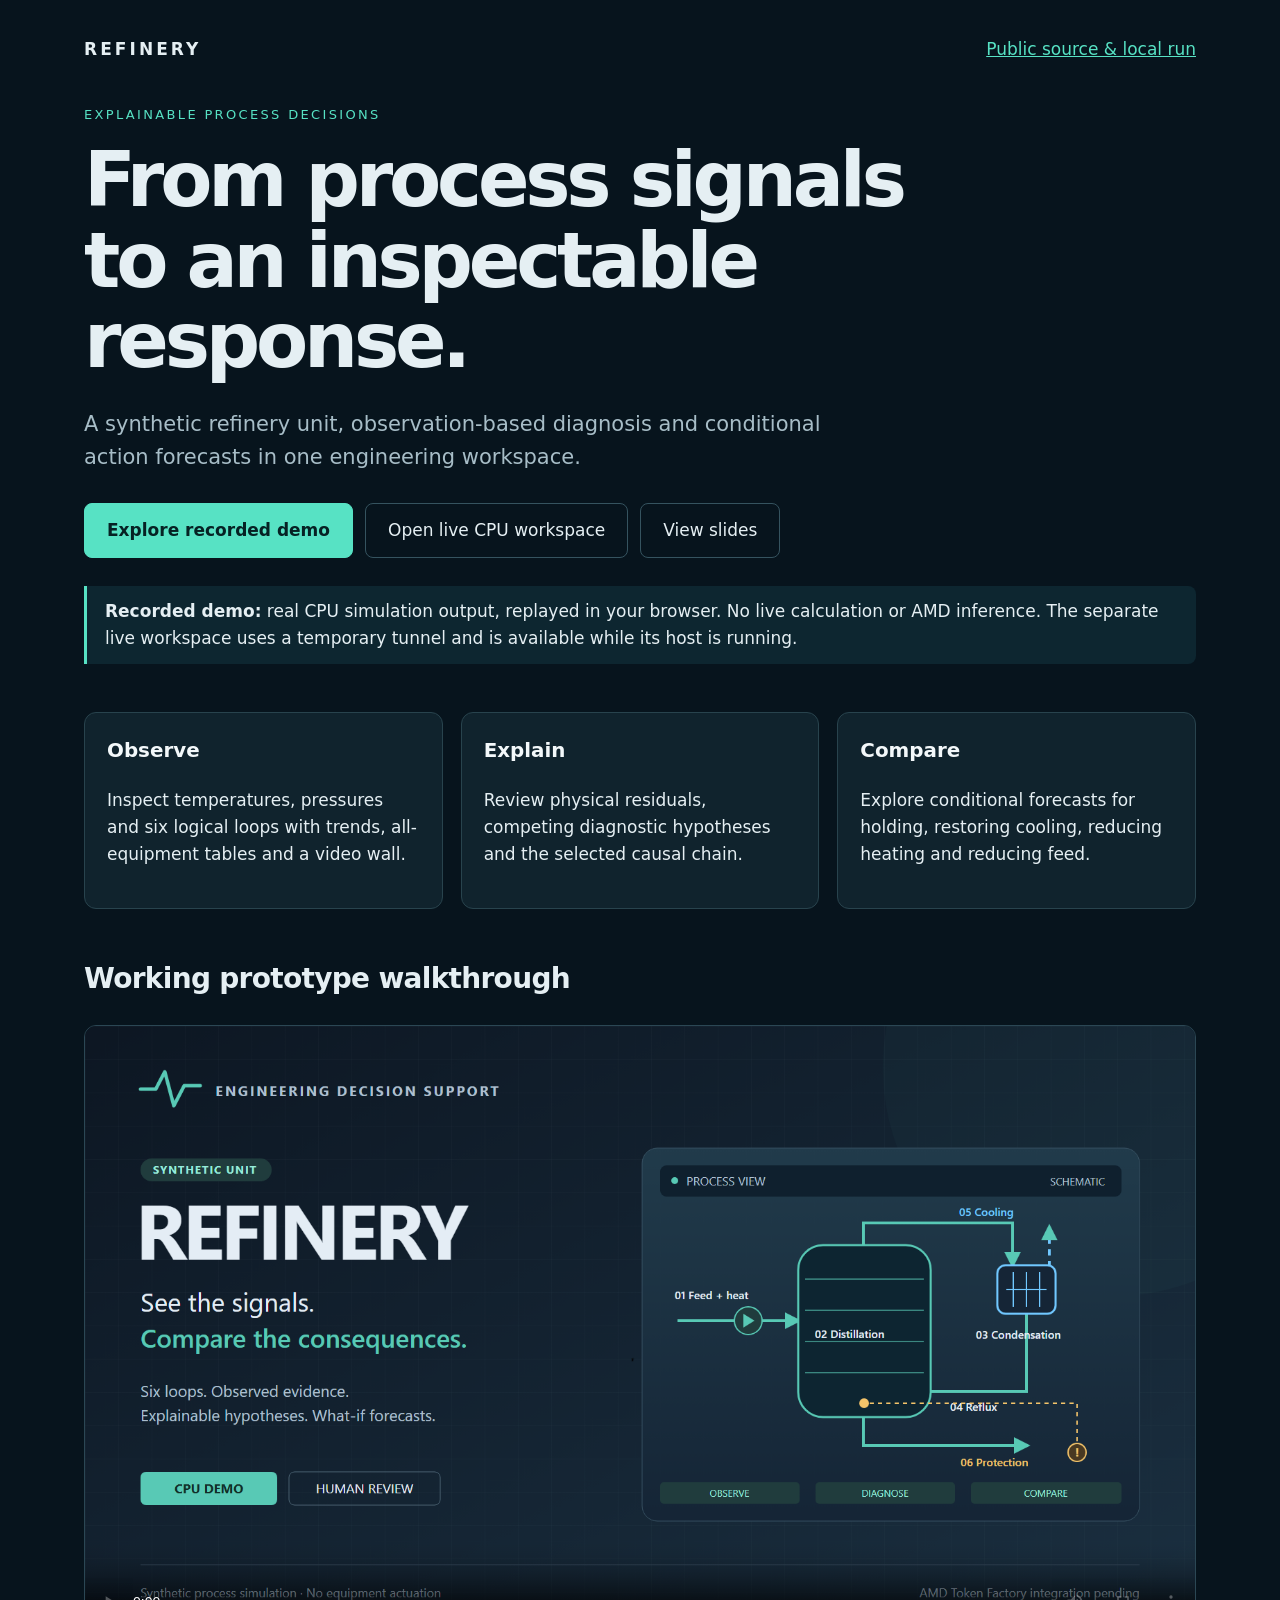
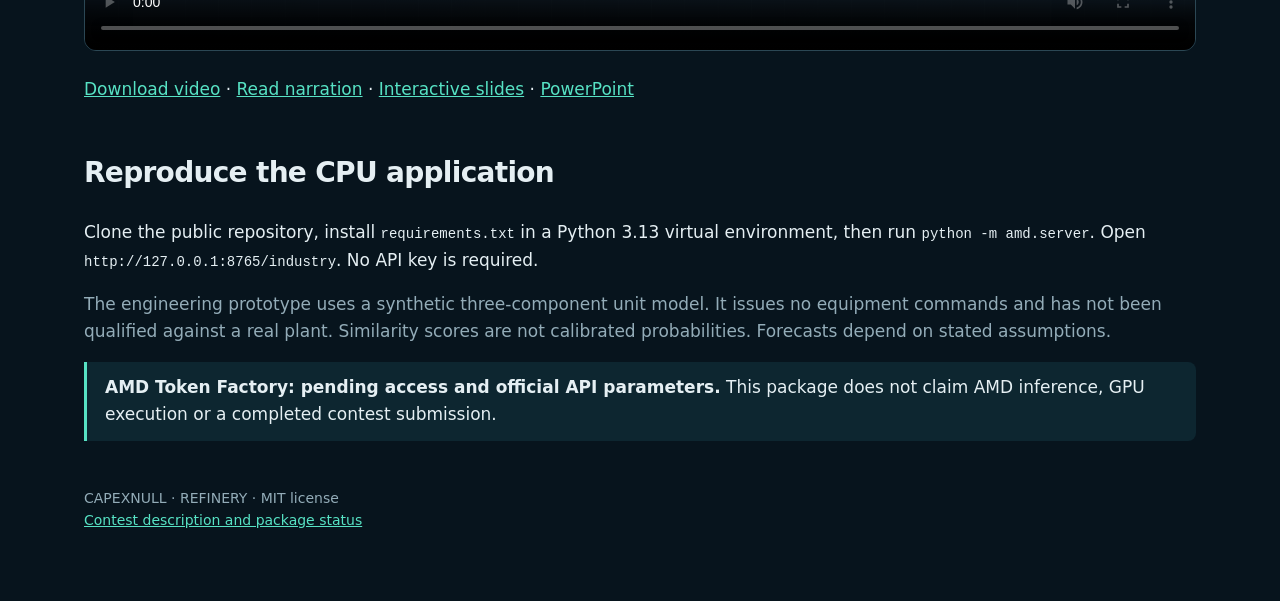
<file: docs/index.html>
<!doctype html><html lang="en"><head><meta charset="utf-8"><meta name="viewport" content="width=device-width,initial-scale=1"><title>REFINERY | Process decisions, explained</title><meta name="description" content="Explore a recorded synthetic refinery simulation, diagnostic evidence, conditional forecasts and a video wall."><style>*{box-sizing:border-box}body{margin:0;background:#07141d;color:#e5eff3;font:17px/1.6 system-ui,sans-serif}main{max-width:1160px;margin:auto;padding:36px 24px 70px}nav{display:flex;justify-content:space-between;gap:20px;align-items:center;margin-bottom:42px}nav strong{letter-spacing:.18em}a{color:#57e2c4}h1{font-size:clamp(38px,6.5vw,76px);letter-spacing:-.055em;line-height:1.06;max-width:950px;margin:14px 0 26px}h2{font-size:28px;letter-spacing:-.025em}.eyebrow{color:#57e2c4;text-transform:uppercase;letter-spacing:.18em;font-size:13px}.lead{font-size:21px;color:#a7bdc7;max-width:780px}.actions{display:flex;gap:12px;flex-wrap:wrap;margin:28px 0}.button{display:inline-block;padding:13px 22px;border:1px solid #35535f;border-radius:8px;text-decoration:none;color:#e5eff3}.primary{background:#57e2c4;color:#062224;border-color:#57e2c4;font-weight:700}.grid{display:grid;grid-template-columns:repeat(3,1fr);gap:18px}.card{padding:22px;background:#10232d;border:1px solid #28434d;border-radius:12px}.card h3{margin-top:0;color:#f3f8fa}.muted,footer{color:#93acb8}.note{border-left:3px solid #57e2c4;padding:12px 18px;background:#0d2630;border-radius:0 8px 8px 0}video{width:100%;background:#0a1821;border:1px solid #2b4754;border-radius:12px}section{margin-top:48px}footer{margin-top:46px;font-size:14px}code{font-size:14px;overflow-wrap:anywhere}@media(max-width:700px){.grid{grid-template-columns:1fr}main{padding:24px 18px}.lead{font-size:18px}}</style></head><body><main><nav><strong>REFINERY</strong><a href="https://github.com/CAPEXNULL/REFINERY-ACT-III">Public source &amp; local run</a></nav><div class="eyebrow">Explainable process decisions</div><h1>From process signals<br>to an inspectable response.</h1><p class="lead">A synthetic refinery unit, observation-based diagnosis and conditional action forecasts in one engineering workspace.</p><div class="actions"><a class="button primary" href="demo/">Explore recorded demo</a><a class="button" href="https://cold-brave-mpegs-nights.trycloudflare.com/industry">Open live CPU workspace</a><a class="button" href="presentation.pdf">View slides</a></div><p class="note"><strong>Recorded demo:</strong> real CPU simulation output, replayed in your browser. No live calculation or AMD inference. The separate live workspace uses a temporary tunnel and is available while its host is running.</p><section class="grid"><article class="card"><h3>Observe</h3><p>Inspect temperatures, pressures and six logical loops with trends, all-equipment tables and a video wall.</p></article><article class="card"><h3>Explain</h3><p>Review physical residuals, competing diagnostic hypotheses and the selected causal chain.</p></article><article class="card"><h3>Compare</h3><p>Explore conditional forecasts for holding, restoring cooling, reducing heating and reducing feed.</p></article></section><section><h2>Working prototype walkthrough</h2><video controls preload="metadata" poster="cover.png"><source src="demo.mp4" type="video/mp4"><track kind="captions" src="demo.vtt" srclang="en" label="English" default>Your browser does not support video. <a href="demo.mp4">Download MP4</a>.</video><p><a href="demo.mp4">Download video</a> &middot; <a href="demo-transcript.txt">Read narration</a> &middot; <a href="presentation.html">Interactive slides</a> &middot; <a href="presentation.pptx">PowerPoint</a></p></section><section><h2>Reproduce the CPU application</h2><p>Clone the public repository, install <code>requirements.txt</code> in a Python 3.13 virtual environment, then run <code>python -m amd.server</code>. Open <code>http://127.0.0.1:8765/industry</code>. No API key is required.</p><p class="muted">The engineering prototype uses a synthetic three-component unit model. It issues no equipment commands and has not been qualified against a real plant. Similarity scores are not calibrated probabilities. Forecasts depend on stated assumptions.</p><p class="note"><strong>AMD Token Factory: pending access and official API parameters.</strong> This package does not claim AMD inference, GPU execution or a completed contest submission.</p></section><footer>CAPEXNULL &middot; REFINERY &middot; MIT license<br><a href="submission.md">Contest description and package status</a></footer></main></body></html>
</file>
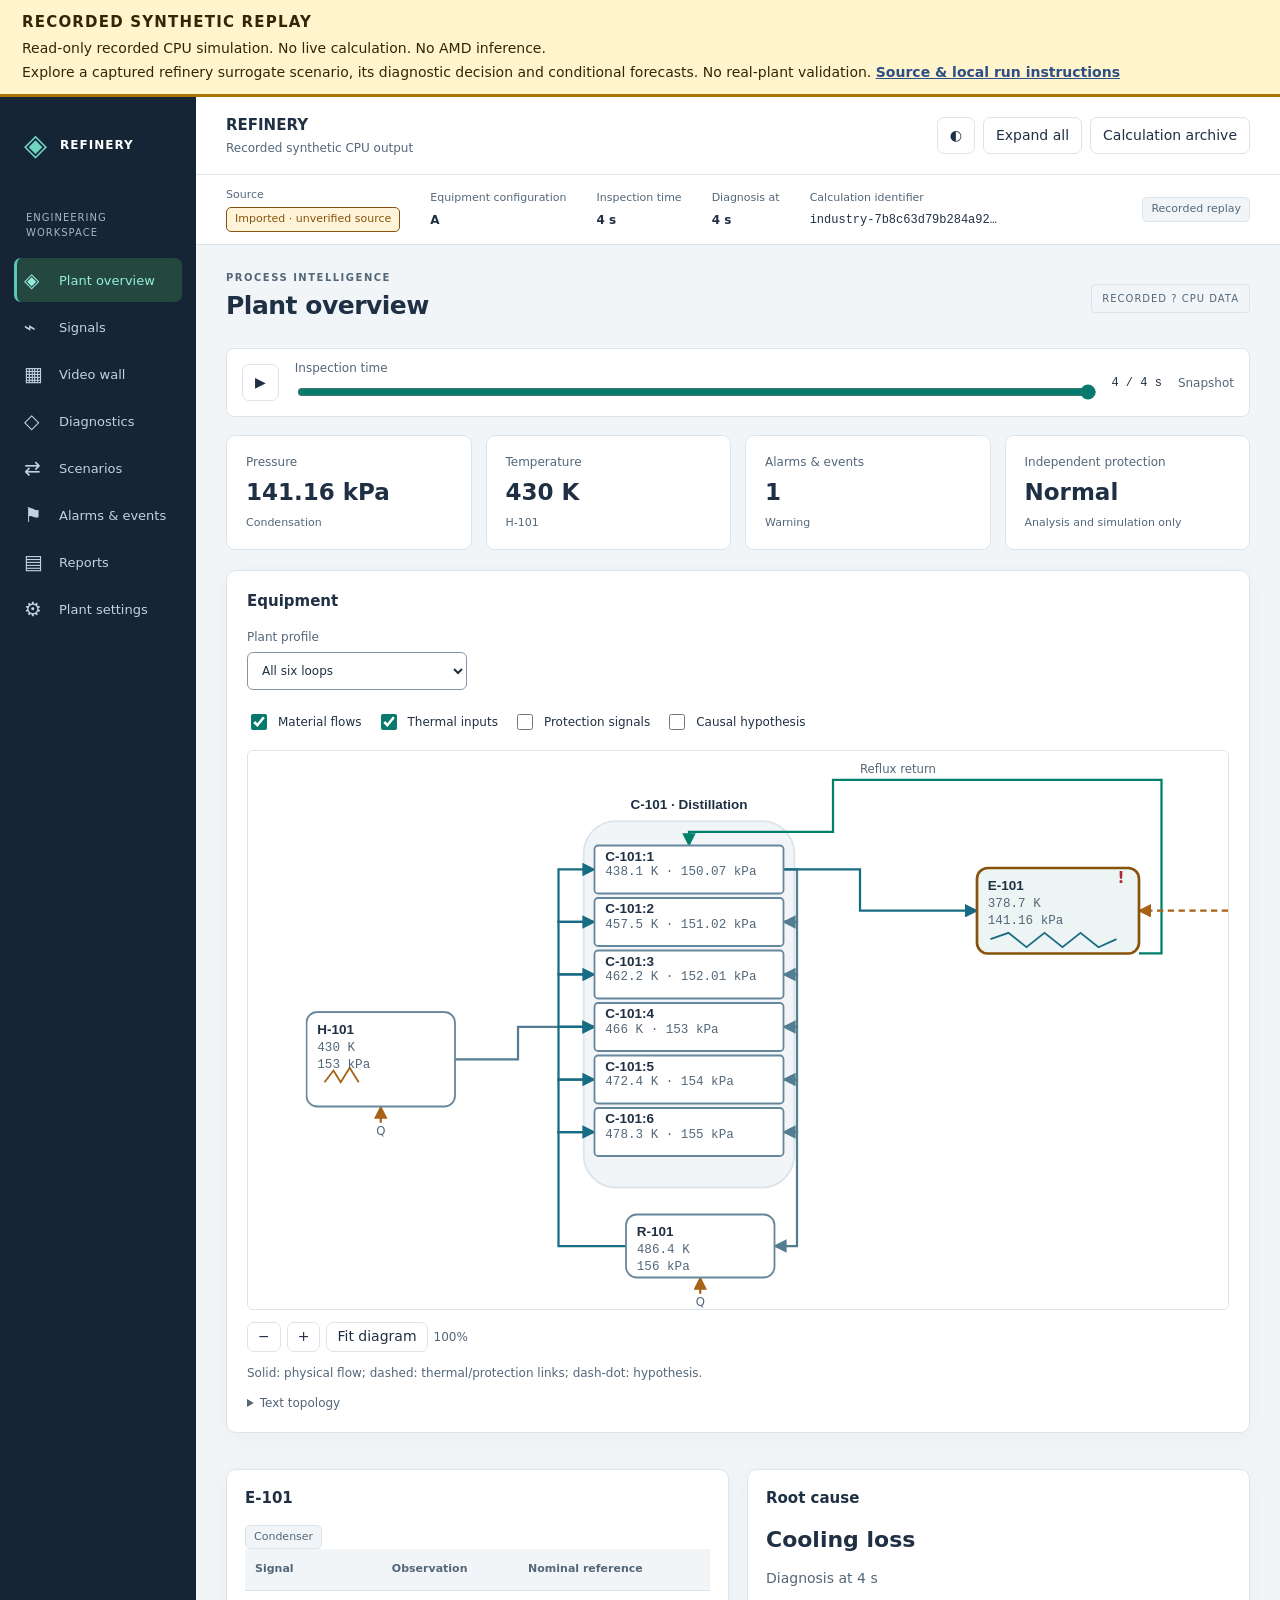
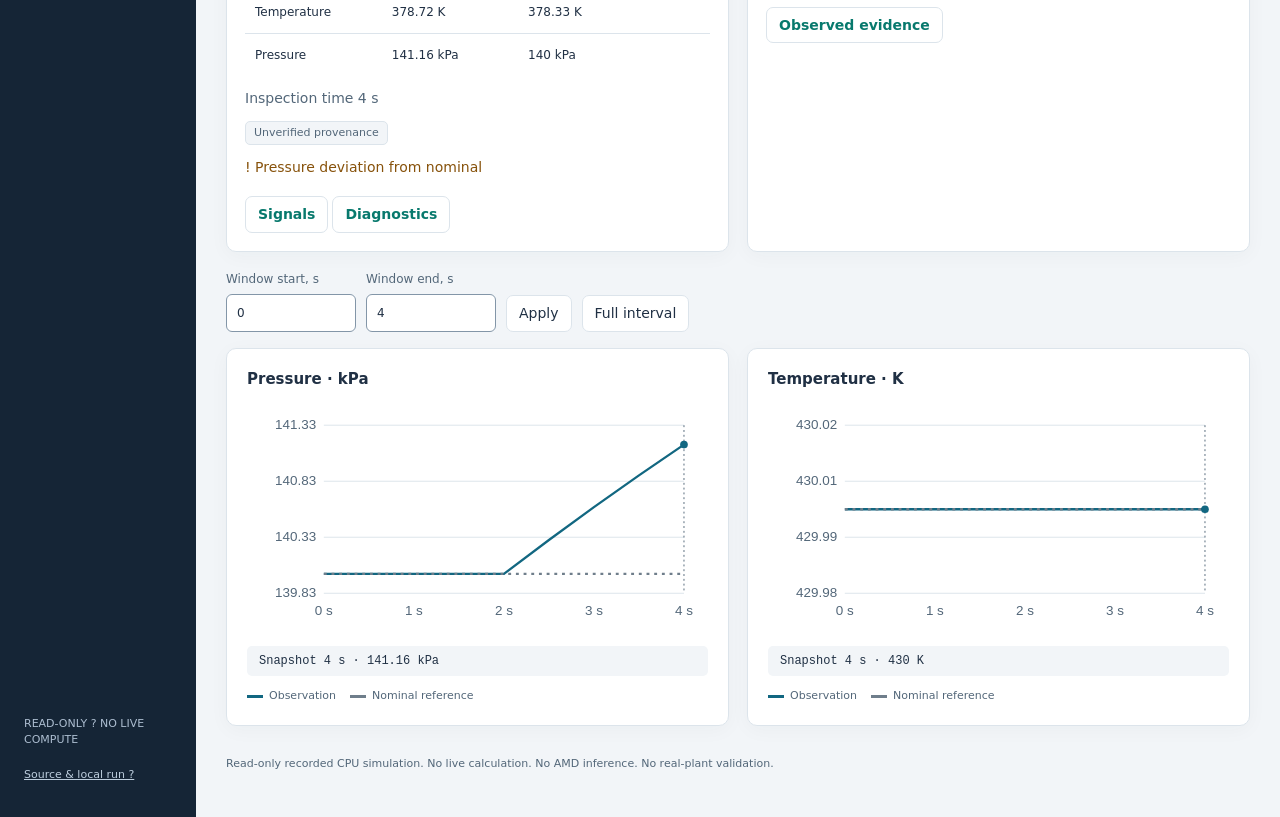
<file: docs/demo/index.html>
<!doctype html>
<html lang="en"><head><meta charset="utf-8"><meta name="viewport" content="width=device-width,initial-scale=1"><title>REFINERY &middot; Recorded synthetic replay</title><link rel="stylesheet" href="./industry/workspace.css"><script type="module" src="./bootstrap.js"></script><style>
#recorded-replay{position:sticky;top:0;z-index:50;background:#fff4cb;color:#302708;border-bottom:3px solid #a97600;padding:12px 22px;font:14px/1.45 system-ui,sans-serif}
#recorded-replay strong{display:block;font-size:15px;letter-spacing:.08em}#recorded-replay p{margin:4px 0 0}#recorded-replay a{color:#2d4e87;font-weight:650}#recorded-replay .replay-error{color:#9b1c1c;font-weight:650}
@media(max-width:760px){#recorded-replay{padding:10px 14px;font-size:12px}#recorded-replay strong{font-size:13px}}
@media print{#recorded-replay{position:static;border:2px solid #555;background:white!important;color:#111!important}}
</style></head>
<body><section id="recorded-replay" role="note" aria-label="Recorded synthetic replay"><strong>RECORDED SYNTHETIC REPLAY</strong><p>Read-only recorded CPU simulation. No live calculation. No AMD inference.</p><p>Explore a captured refinery surrogate scenario, its diagnostic decision and conditional forecasts. No real-plant validation. <a href="https://github.com/CAPEXNULL/REFINERY-ACT-III#readme">Source &amp; local run instructions</a></p></section><noscript>This recorded replay requires JavaScript. Follow the source link to run the Python application locally.</noscript><a class="skip-link" href="#view">Skip to workspace</a><div class="app-shell"><aside class="sidebar"><a class="brand" href="#overview"><span aria-hidden="true">&#9672;</span><span>REFINERY</span></a><div class="sidebar-caption">ENGINEERING WORKSPACE</div><nav id="navigation" aria-label="Workspace sections"></nav><div class="sidebar-footer"><span id="mode-label"></span><a href="https://github.com/CAPEXNULL/REFINERY-ACT-III#readme">Operating point tools &#8599;</a></div></aside><div class="main-shell"><header class="app-header"><div class="project"><strong id="project-name">REFINERY</strong><span id="site-name"></span></div><div class="header-actions"><button type="button" id="theme-toggle" aria-label="Theme">?</button><button type="button" id="expand-all">Expand all</button><button type="button" id="history-open">Archive</button><button type="button" class="primary" id="new-run">New calculation</button></div></header><div id="context" class="context-bar"></div><main><div class="view-heading"><div><div class="eyebrow">PROCESS INTELLIGENCE</div><h1 id="workspace-title" tabindex="-1"></h1></div><span class="local-mode">CPU &middot; LOCAL</span></div><div id="message" class="message" role="status" aria-live="polite" hidden></div><section id="job" class="job card" role="status" aria-live="polite" hidden></section><div id="view" tabindex="-1"></div><footer id="scope-footer"></footer></main></div></div><dialog id="dialog" aria-labelledby="dialog-title"></dialog><input type="file" accept=".json,application/json" id="result-file" hidden aria-label="Import calculation"><input type="file" accept=".json,application/json" id="profile-file" hidden aria-label="Import profile"></body></html>
</file>
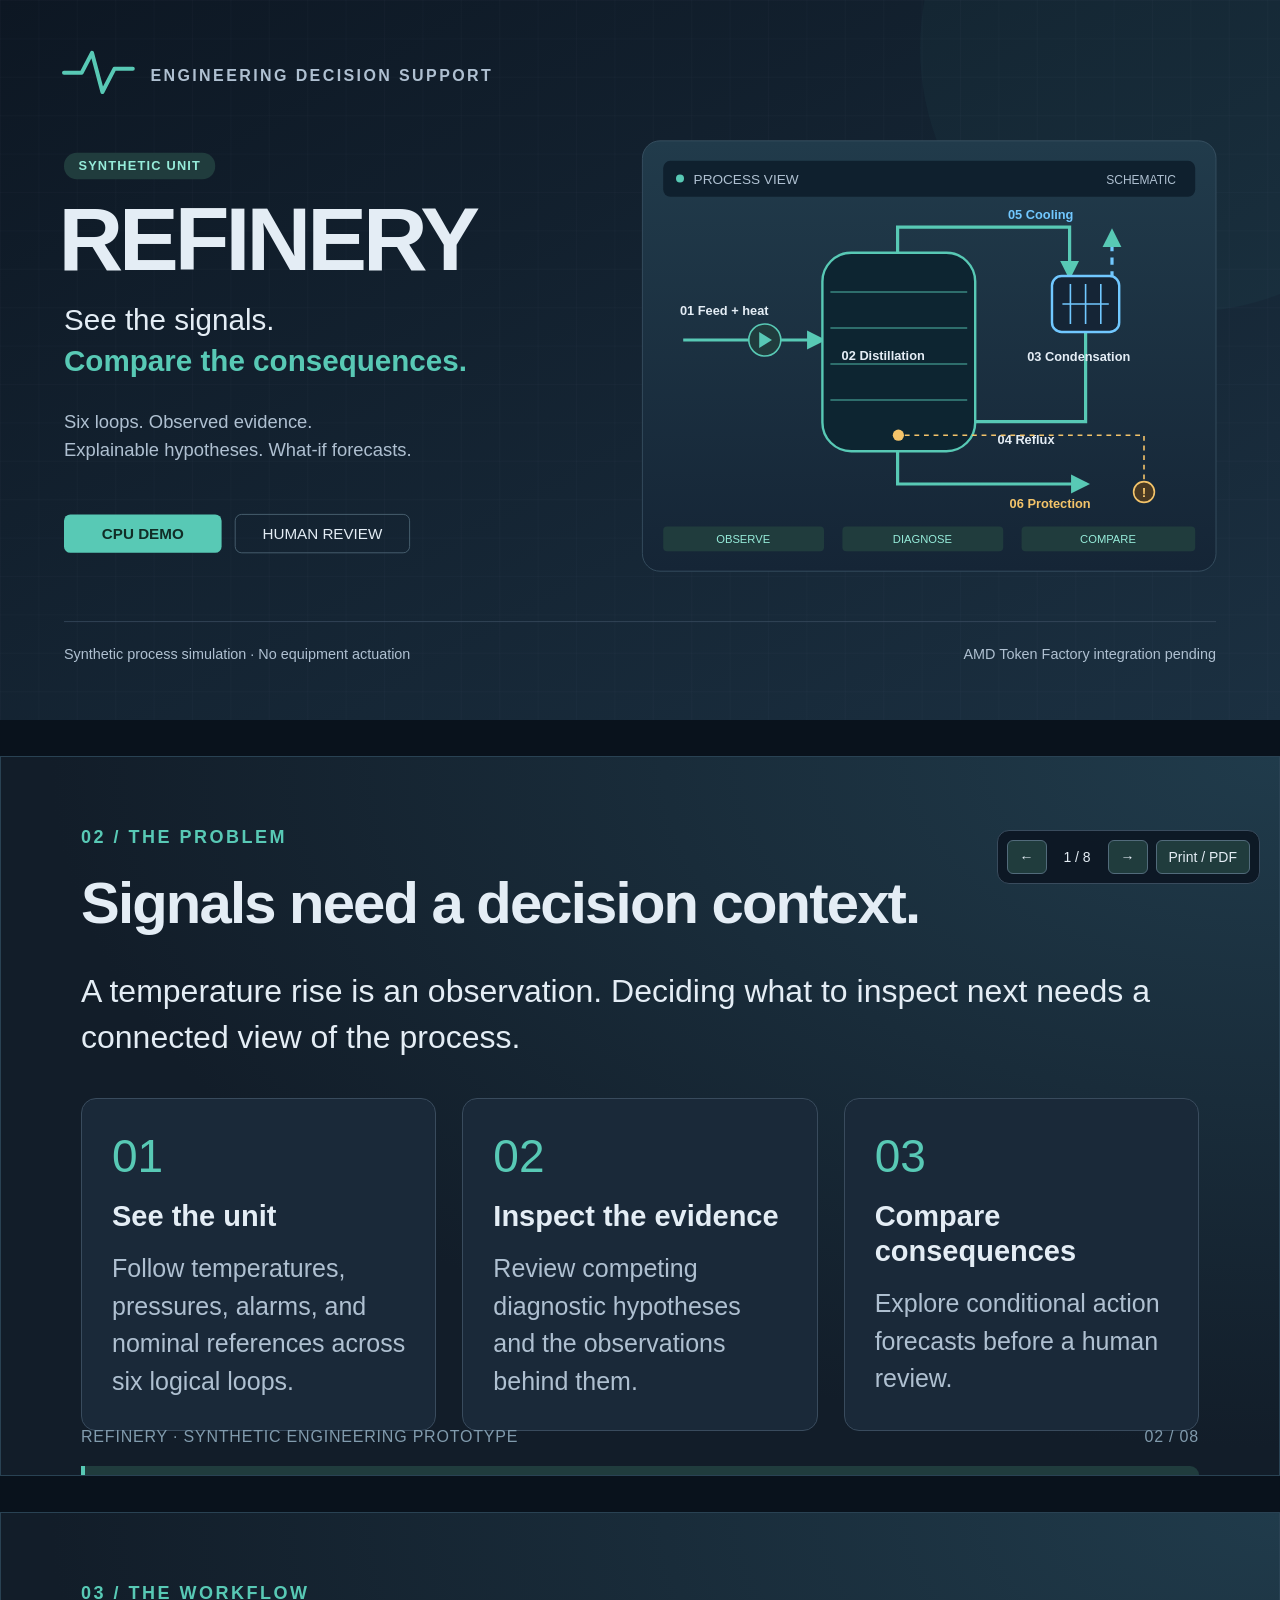
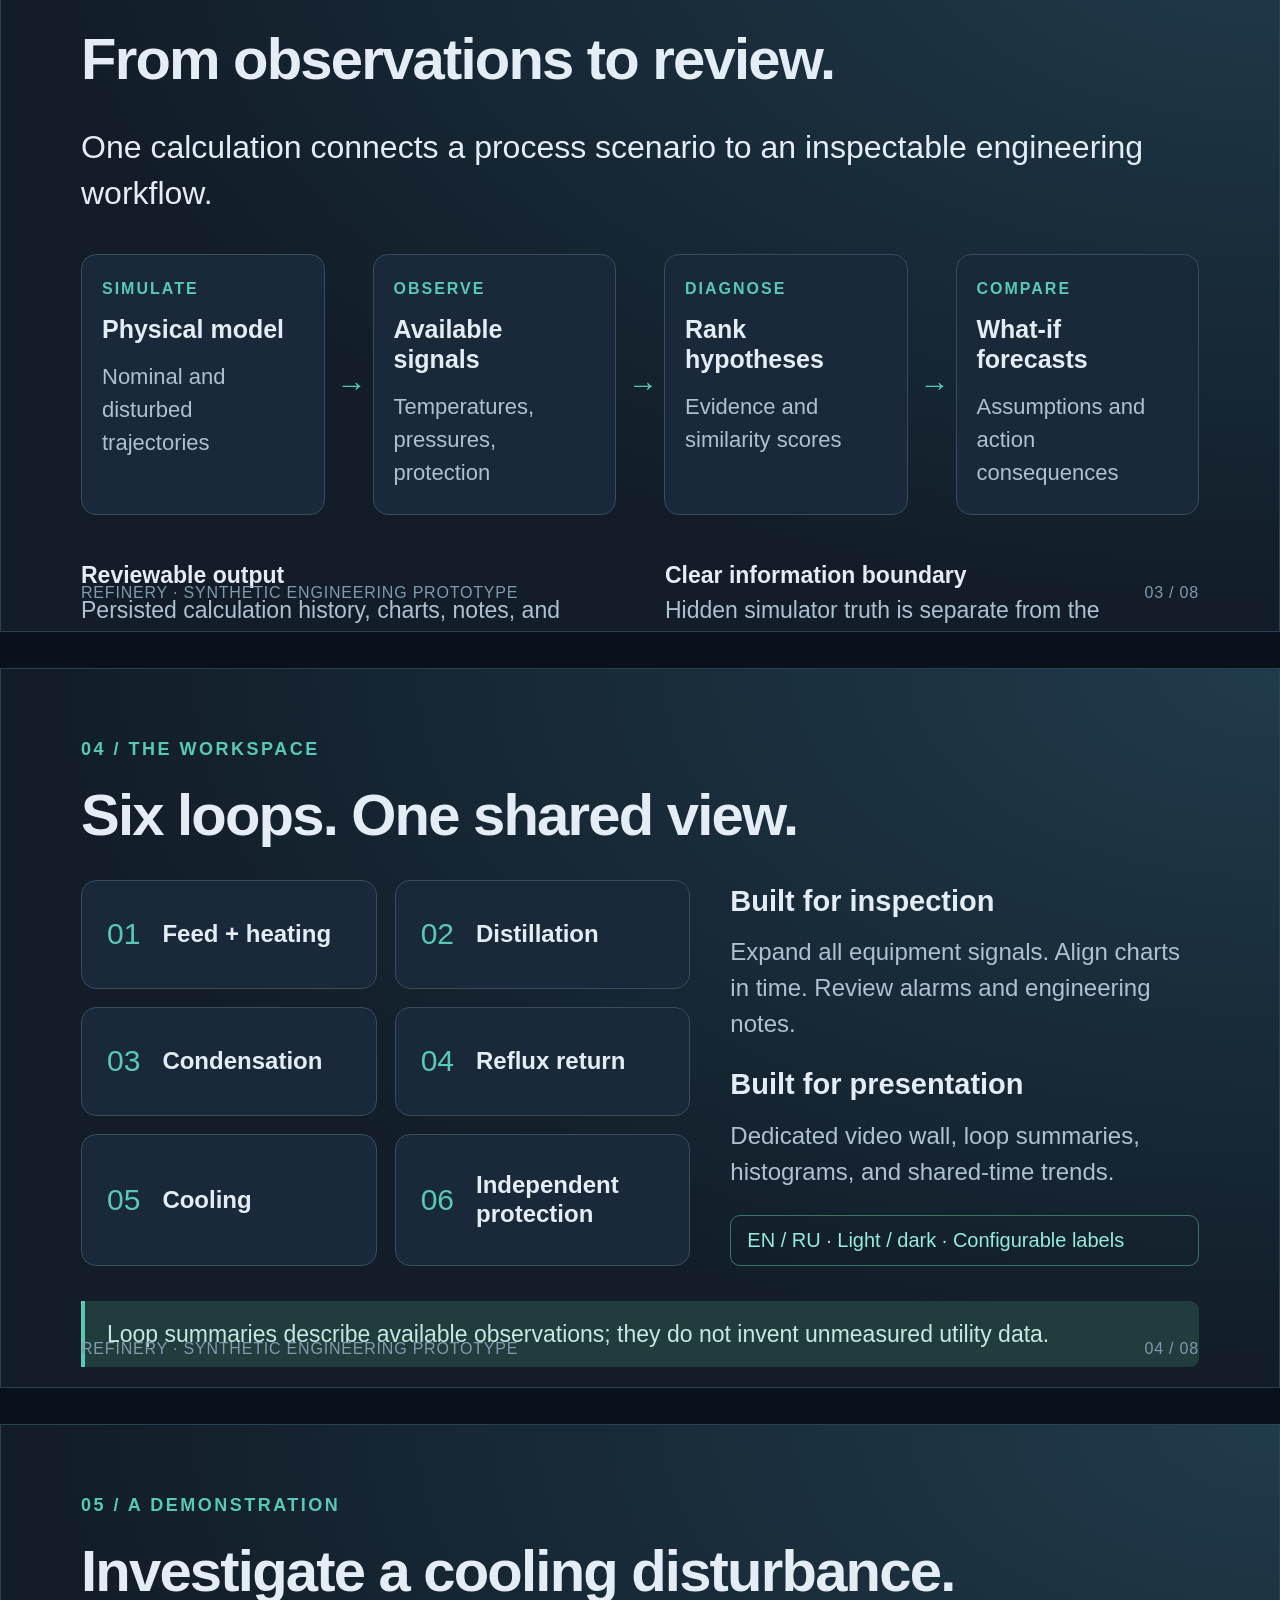
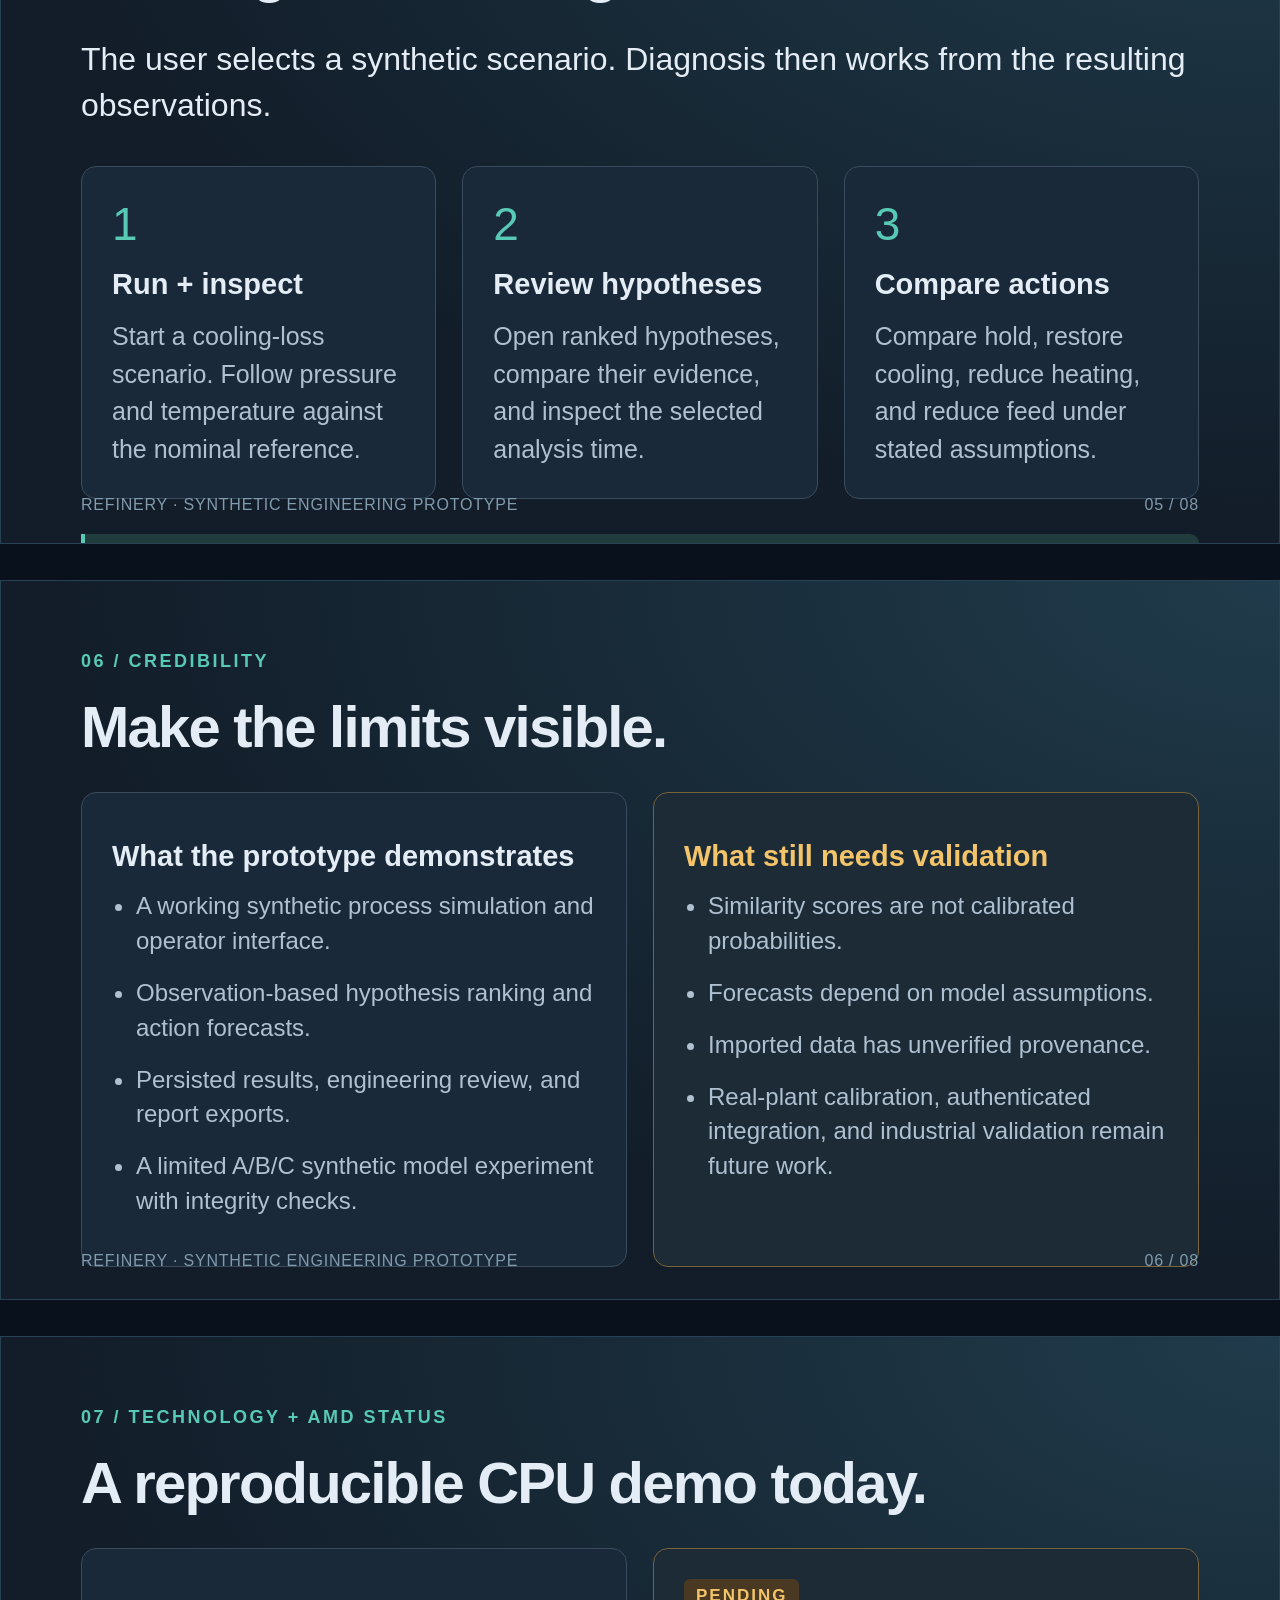
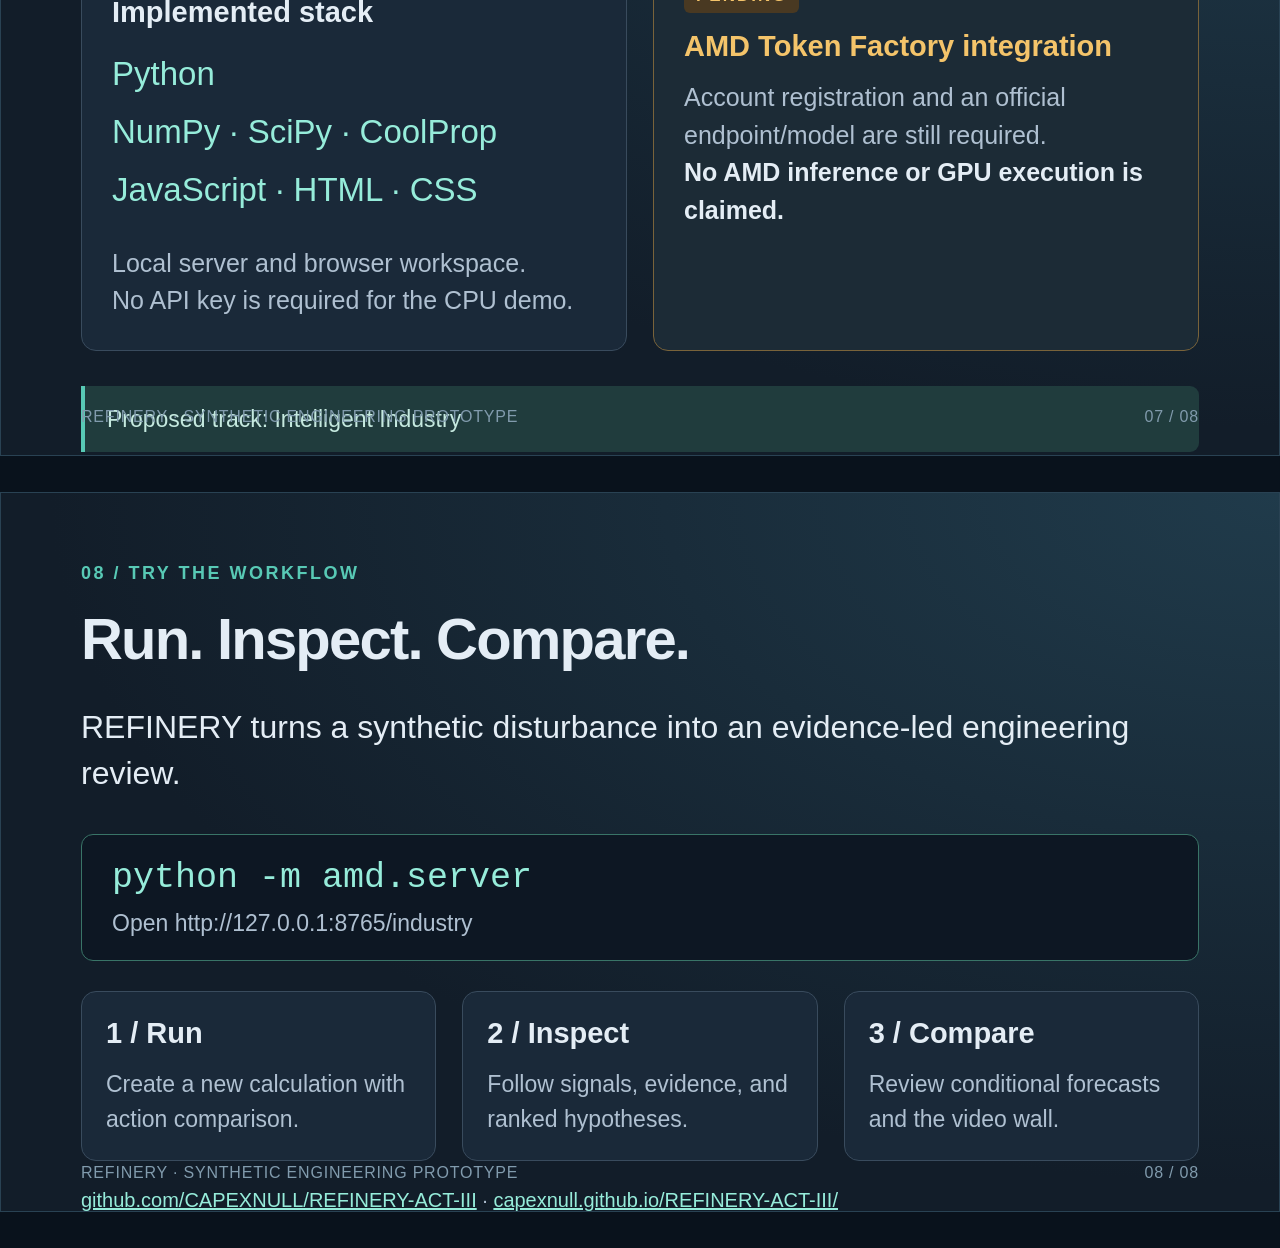
<file: docs/presentation.html>
<!doctype html>
<html lang="en"><head><meta charset="utf-8"><meta name="viewport" content="width=device-width, initial-scale=1"><meta name="description" content="Eight-slide presentation of REFINERY, a synthetic refinery decision-support prototype."><title>REFINERY — Contest Presentation</title><style>*{box-sizing:border-box}html{scroll-behavior:smooth}body{margin:0;background:#09121c;color:#e4edf5;font-family:"Segoe UI",Arial,sans-serif}a{color:#96ecda}.toolbar{position:fixed;z-index:10;bottom:16px;right:20px;display:flex;gap:8px;align-items:center;padding:9px;background:#0d1723e8;border:1px solid #394b5d;border-radius:12px}.toolbar button{font:inherit;font-size:14px;color:#e4edf5;background:#203c3d;border:1px solid #526b7b;border-radius:6px;padding:8px 12px;cursor:pointer}.toolbar button:focus-visible{outline:3px solid #71c8ff}.toolbar span{font-size:14px;min-width:45px;text-align:center}.slide{position:relative;width:min(1600px,100vw);min-height:min(900px,56.25vw);aspect-ratio:16/9;margin:0 auto 36px;padding:67px 80px 70px;background:radial-gradient(ellipse at top right,#203b4b,#121d29 68%);overflow:hidden;scroll-margin-top:0}.slide:not(:first-of-type){border:1px solid #294253}.eyebrow{color:#58c9b5;font-size:18px;letter-spacing:2.5px;font-weight:700;margin:0 0 21px}h1{font-size:58px;line-height:1.08;letter-spacing:-1.8px;font-weight:650;margin:0 0 33px}h2{font-size:29px;line-height:1.2;margin:16px 0 16px;font-weight:600}p,li{font-size:25px;line-height:1.5;color:#afc0d1}.lead{font-size:32px;line-height:1.45;max-width:1220px;margin:0 0 38px;color:#e4edf5}strong{color:#e4edf5}.three,.two{display:grid;gap:26px;margin-top:30px}.three{grid-template-columns:repeat(3,1fr)}.two{grid-template-columns:repeat(2,1fr)}article{padding:30px;border:1px solid #394b5d;background:#1a2939;border-radius:15px}.num{font-size:46px;color:#58c9b5;font-weight:300}article p{margin:0}.strip{border-left:4px solid #58c9b5;margin-top:35px;padding:17px 22px;background:#203c3d;color:#c5e9df;font-size:23px;line-height:1.4;border-radius:0 9px 9px 0}.footer{position:absolute;bottom:29px;left:80px;right:80px;display:flex;justify-content:space-between;color:#819bad;font-size:16px;letter-spacing:.8px}.flow{display:grid;grid-template-columns:1fr 24px 1fr 24px 1fr 24px 1fr;gap:12px;align-items:center}.flow article{padding:25px 20px;align-self:stretch}.flow b{font-size:16px;letter-spacing:2px;color:#58c9b5}.flow h2{font-size:25px}.flow p{font-size:22px}.flow>span{font-size:30px;color:#58c9b5}.bottom-grid{display:grid;grid-template-columns:1fr 1fr;gap:50px;margin-top:20px}.bottom-grid p{font-size:23px}.workspace{display:grid;grid-template-columns:1.3fr 1fr;gap:40px}.loop-grid{display:grid;grid-template-columns:1fr 1fr;gap:18px}.loop-grid article{display:flex;align-items:center;gap:22px;padding:25px}.loop-grid span{font-size:30px;color:#58c9b5}.loop-grid h2{font-size:24px;margin:0}.workspace aside h2{margin-top:4px}.workspace aside p{font-size:24px;margin:0 0 25px}.pill{font-size:20px;color:#96ecda;padding:13px 16px;border:1px solid #397467;border-radius:10px}.boundary{background:#1c2b36;border-color:#79633a}.boundary h2{color:#f4c46a}.two ul{margin:0;padding-left:24px}.two li{font-size:24px;line-height:1.45;margin:0 0 17px}.stack{font-size:33px;line-height:1.75;color:#96ecda;margin-bottom:26px!important}.status{display:inline-block;background:#493922;color:#f4c46a;letter-spacing:2px;font-size:17px;font-weight:700;padding:7px 12px;border-radius:6px}.closing .lead{max-width:1100px}.command{padding:23px 30px;background:#0d1723;border:1px solid #397467;border-radius:12px;display:flex;flex-direction:column;gap:12px}.command code{color:#96ecda;font-size:35px}.command span{color:#afc0d1;font-size:23px}.compact article{padding:24px}.compact h2{margin-top:0}.compact p{font-size:23px}.small{font-size:20px;margin-top:24px}.slide:first-of-type{padding:0}.cover{width:100%;height:100%}.cover img{display:block;width:100%;height:100%;object-fit:contain}.skip{position:fixed;left:10px;top:-70px;z-index:20;padding:12px;background:#58c9b5;color:#112d27}.skip:focus{top:10px}@media(max-width:1000px){.slide{width:100%;aspect-ratio:auto;min-height:100vh;padding:55px 35px 90px;margin-bottom:14px;overflow:visible}h1{font-size:40px}.eyebrow{font-size:14px}.lead{font-size:25px}.three,.two,.workspace,.bottom-grid{grid-template-columns:1fr}h2{font-size:25px}p,li{font-size:22px}.flow{grid-template-columns:1fr}.flow>span{transform:rotate(90deg);text-align:center}.loop-grid{grid-template-columns:1fr 1fr}.footer{left:35px;right:35px;bottom:25px;font-size:12px}.slide:first-of-type{min-height:0;aspect-ratio:16/9}.toolbar{bottom:10px;right:10px}.strip{font-size:20px}}@media(max-width:600px){article,aside,.command{min-width:0}.three,.two,.workspace,.bottom-grid,.flow,.loop-grid{grid-template-columns:minmax(0,1fr)}.command code{font-size:20px;overflow-wrap:anywhere}.command span{font-size:18px;overflow-wrap:anywhere}.loop-grid article{padding:18px}.pill{font-size:18px}.slide h1{overflow-wrap:anywhere}}@media print{@page{size:1600px 900px;margin:0}html,body{margin:0;background:#121d29;-webkit-print-color-adjust:exact;print-color-adjust:exact}.toolbar,.skip{display:none}.slide{width:1600px;height:900px;min-height:900px;aspect-ratio:16/9;margin:0;padding:67px 80px 70px;break-after:page;page-break-after:always;overflow:hidden;border:0!important}.slide:last-of-type{break-after:auto;page-break-after:auto}.slide:first-of-type{padding:0}.three{grid-template-columns:repeat(3,1fr)}.two,.bottom-grid{grid-template-columns:repeat(2,1fr)}.workspace{grid-template-columns:1.3fr 1fr}.flow{grid-template-columns:1fr 24px 1fr 24px 1fr 24px 1fr}.flow>span{transform:none}h1{font-size:58px}.eyebrow{font-size:18px}.lead{font-size:32px}.footer{left:80px;right:80px;bottom:29px;font-size:16px}.strip{font-size:23px}}</style></head><body><a class="skip" href="#slides">Skip to slides</a><main id="slides"><section class="slide" id="slide-1" aria-label="Slide 1: Explainable process decisions"><div class="cover"><img src="../assets/contest/cover.svg" alt="REFINERY: six-loop synthetic refinery decision-support prototype"></div></section><section class="slide" id="slide-2" aria-labelledby="heading-2"><p class="eyebrow">02 / THE PROBLEM</p><h1 id="heading-2">Signals need a decision context.</h1><p class="lead">A temperature rise is an observation. Deciding what to inspect next needs a connected view of the process.</p><div class="three"><article><span class="num">01</span><h2>See the unit</h2><p>Follow temperatures, pressures, alarms, and nominal references across six logical loops.</p></article><article><span class="num">02</span><h2>Inspect the evidence</h2><p>Review competing diagnostic hypotheses and the observations behind them.</p></article><article><span class="num">03</span><h2>Compare consequences</h2><p>Explore conditional action forecasts before a human review.</p></article></div><div class="strip">Demonstration scope: a synthetic refinery unit, using simulated observations.</div><footer class="footer"><span>REFINERY · SYNTHETIC ENGINEERING PROTOTYPE</span><span>02 / 08</span></footer></section><section class="slide" id="slide-3" aria-labelledby="heading-3"><p class="eyebrow">03 / THE WORKFLOW</p><h1 id="heading-3">From observations to review.</h1><p class="lead">One calculation connects a process scenario to an inspectable engineering workflow.</p><div class="flow"><article><b>SIMULATE</b><h2>Physical model</h2><p>Nominal and disturbed trajectories</p></article><span>→</span><article><b>OBSERVE</b><h2>Available signals</h2><p>Temperatures, pressures, protection</p></article><span>→</span><article><b>DIAGNOSE</b><h2>Rank hypotheses</h2><p>Evidence and similarity scores</p></article><span>→</span><article><b>COMPARE</b><h2>What-if forecasts</h2><p>Assumptions and action consequences</p></article></div><div class="bottom-grid"><p><strong>Reviewable output</strong><br>Persisted calculation history, charts, notes, and exports.</p><p><strong>Clear information boundary</strong><br>Hidden simulator truth is separate from the diagnostic observation view.</p></div><footer class="footer"><span>REFINERY · SYNTHETIC ENGINEERING PROTOTYPE</span><span>03 / 08</span></footer></section><section class="slide" id="slide-4" aria-labelledby="heading-4"><p class="eyebrow">04 / THE WORKSPACE</p><h1 id="heading-4">Six loops. One shared view.</h1><div class="workspace"><div class="loop-grid"><article><span>01</span><h2>Feed + heating</h2></article><article><span>02</span><h2>Distillation</h2></article><article><span>03</span><h2>Condensation</h2></article><article><span>04</span><h2>Reflux return</h2></article><article><span>05</span><h2>Cooling</h2></article><article><span>06</span><h2>Independent protection</h2></article></div><aside><h2>Built for inspection</h2><p>Expand all equipment signals. Align charts in time. Review alarms and engineering notes.</p><h2>Built for presentation</h2><p>Dedicated video wall, loop summaries, histograms, and shared-time trends.</p><div class="pill">EN / RU · Light / dark · Configurable labels</div></aside></div><div class="strip">Loop summaries describe available observations; they do not invent unmeasured utility data.</div><footer class="footer"><span>REFINERY · SYNTHETIC ENGINEERING PROTOTYPE</span><span>04 / 08</span></footer></section><section class="slide" id="slide-5" aria-labelledby="heading-5"><p class="eyebrow">05 / A DEMONSTRATION</p><h1 id="heading-5">Investigate a cooling disturbance.</h1><p class="lead">The user selects a synthetic scenario. Diagnosis then works from the resulting observations.</p><div class="three"><article><span class="num">1</span><h2>Run + inspect</h2><p>Start a cooling-loss scenario. Follow pressure and temperature against the nominal reference.</p></article><article><span class="num">2</span><h2>Review hypotheses</h2><p>Open ranked hypotheses, compare their evidence, and inspect the selected analysis time.</p></article><article><span class="num">3</span><h2>Compare actions</h2><p>Compare hold, restore cooling, reduce heating, and reduce feed under stated assumptions.</p></article></div><div class="strip">Conditional model forecasts support review. The prototype issues no equipment commands.</div><footer class="footer"><span>REFINERY · SYNTHETIC ENGINEERING PROTOTYPE</span><span>05 / 08</span></footer></section><section class="slide" id="slide-6" aria-labelledby="heading-6"><p class="eyebrow">06 / CREDIBILITY</p><h1 id="heading-6">Make the limits visible.</h1><div class="two"><article><h2>What the prototype demonstrates</h2><ul><li>A working synthetic process simulation and operator interface.</li><li>Observation-based hypothesis ranking and action forecasts.</li><li>Persisted results, engineering review, and report exports.</li><li>A limited A/B/C synthetic model experiment with integrity checks.</li></ul></article><article class="boundary"><h2>What still needs validation</h2><ul><li>Similarity scores are not calibrated probabilities.</li><li>Forecasts depend on model assumptions.</li><li>Imported data has unverified provenance.</li><li>Real-plant calibration, authenticated integration, and industrial validation remain future work.</li></ul></article></div><div class="strip">Missing observations remain missing. Display alarm settings do not change physical protection.</div><footer class="footer"><span>REFINERY · SYNTHETIC ENGINEERING PROTOTYPE</span><span>06 / 08</span></footer></section><section class="slide" id="slide-7" aria-labelledby="heading-7"><p class="eyebrow">07 / TECHNOLOGY + AMD STATUS</p><h1 id="heading-7">A reproducible CPU demo today.</h1><div class="two"><article><h2>Implemented stack</h2><p class="stack">Python<br>NumPy · SciPy · CoolProp<br>JavaScript · HTML · CSS</p><p>Local server and browser workspace.<br>No API key is required for the CPU demo.</p></article><article class="boundary"><span class="status">PENDING</span><h2>AMD Token Factory integration</h2><p>Account registration and an official endpoint/model are still required.</p><p><strong>No AMD inference or GPU execution is claimed.</strong></p></article></div><div class="strip">Proposed track: Intelligent Industry</div><footer class="footer"><span>REFINERY · SYNTHETIC ENGINEERING PROTOTYPE</span><span>07 / 08</span></footer></section><section class="slide" id="slide-8" aria-labelledby="heading-8"><p class="eyebrow">08 / TRY THE WORKFLOW</p><h1 id="heading-8">Run. Inspect. Compare.</h1><div class="closing"><p class="lead">REFINERY turns a synthetic disturbance into an evidence-led engineering review.</p><div class="command"><code>python -m amd.server</code><span>Open http://127.0.0.1:8765/industry</span></div><div class="three compact"><article><h2>1 / Run</h2><p>Create a new calculation with action comparison.</p></article><article><h2>2 / Inspect</h2><p>Follow signals, evidence, and ranked hypotheses.</p></article><article><h2>3 / Compare</h2><p>Review conditional forecasts and the video wall.</p></article></div><p class="small" style="overflow-wrap:anywhere"><a href="https://github.com/CAPEXNULL/REFINERY-ACT-III">github.com/CAPEXNULL/REFINERY-ACT-III</a> · <a href="https://capexnull.github.io/REFINERY-ACT-III/">capexnull.github.io/REFINERY-ACT-III/</a><br>Permanent package: <a href="https://capexnull.github.io/REFINERY-ACT-III/demo/">recorded replay /demo/</a> · <a href="https://capexnull.github.io/REFINERY-ACT-III/demo.mp4">narrated video /demo.mp4 (2:28)</a><br><a href="https://cold-brave-mpegs-nights.trycloudflare.com/industry">Temporary live CPU demo</a> (host must be running). AMD Token Factory integration pending; no AMD inference claimed.</p></div><footer class="footer"><span>REFINERY · SYNTHETIC ENGINEERING PROTOTYPE</span><span>08 / 08</span></footer></section></main><nav class="toolbar" aria-label="Presentation controls"><button id="prev" type="button" aria-label="Previous slide">←</button><span id="count" aria-live="polite">1 / 8</span><button id="next" type="button" aria-label="Next slide">→</button><button id="print" type="button">Print / PDF</button></nav><script>const slides=[...document.querySelectorAll('.slide')];let current=0;const count=document.getElementById('count');function go(i){current=Math.max(0,Math.min(slides.length-1,i));slides[current].scrollIntoView({behavior:'smooth',block:'start'});count.textContent=`${current+1} / ${slides.length}`;}document.getElementById('prev').onclick=()=>go(current-1);document.getElementById('next').onclick=()=>go(current+1);document.getElementById('print').onclick=()=>window.print();document.addEventListener('keydown',e=>{if(['ArrowRight','PageDown'].includes(e.key)){e.preventDefault();go(current+1);}if(['ArrowLeft','PageUp'].includes(e.key)){e.preventDefault();go(current-1);}if(e.key==='Home'){e.preventDefault();go(0);}if(e.key==='End'){e.preventDefault();go(slides.length-1);}});const observer=new IntersectionObserver(entries=>{for(const entry of entries){if(entry.isIntersecting&&entry.intersectionRatio>.5){current=slides.indexOf(entry.target);count.textContent=`${current+1} / ${slides.length}`;}}},{threshold:[.5,.75]});slides.forEach(s=>observer.observe(s));</script></body></html>
</file>
<file: docs/demo/industry/workspace.css>
:root{color-scheme:light;--bg:#f2f5f8;--panel:#fff;--ink:#203044;--muted:#536779;--line:#dce4eb;--accent:#08796d;--accent-ink:#fff;--soft:#edf5f4;--nav:#152536;--warning:#87520b;--warning-bg:#fff3da;--critical:#ac2836;--critical-bg:#fff0f1;--focus:#007dcb}
html[data-theme=dark]{color-scheme:dark;--bg:#121d29;--panel:#1a2939;--ink:#e4edf5;--muted:#afc0d1;--line:#394b5d;--accent:#58c9b5;--accent-ink:#112d27;--soft:#203c3d;--nav:#0d1723;--warning:#f4c46a;--warning-bg:#493922;--critical:#ffacb3;--critical-bg:#492b34;--focus:#71c8ff}
*{box-sizing:border-box}body{margin:0;background:var(--bg);color:var(--ink);font:14px/1.5 "Segoe UI",system-ui,sans-serif}button,input,select,textarea{font:inherit;color:inherit}button{cursor:pointer;border:1px solid var(--line);border-radius:7px;background:var(--panel);padding:8px 12px;min-height:36px;line-height:1.35}button:hover{border-color:var(--accent);background:var(--soft)}button:disabled{cursor:not-allowed;opacity:.55}button.primary{background:var(--accent);color:var(--accent-ink);border-color:var(--accent);font-weight:600}button.subtle{color:var(--accent);font-weight:600}button.text-button{border:0;padding:2px;background:transparent;color:var(--accent);text-align:left}button:focus-visible,a:focus-visible,input:focus-visible,select:focus-visible,textarea:focus-visible,summary:focus-visible,[tabindex]:focus-visible{outline:3px solid var(--focus);outline-offset:3px}
input,select,textarea{max-width:100%;min-height:38px;border:1px solid #8396a8;border-radius:6px;background:var(--panel);padding:8px 10px}input[type=checkbox]{width:16px;height:16px;min-height:0;accent-color:var(--accent);padding:0}input[type=range]{accent-color:var(--accent);padding:0;min-height:24px}textarea{resize:vertical;line-height:1.5;width:100%}h1,h2,p{margin-top:0}h1{font-size:25px;font-weight:650;letter-spacing:-.5px;margin:2px 0}h2{font-size:15px;line-height:1.4;font-weight:650;margin:0}p{margin:12px 0}strong{font-weight:650}small,.small{font-size:12px}.muted{color:var(--muted)}.block{display:block}.warning{color:var(--warning)}.critical,.error{color:var(--critical)}code,pre{font-family:Consolas,"SFMono-Regular",monospace}code{font-size:12px}a{color:var(--accent)}.sr-only{position:absolute;clip:rect(0,0,0,0);width:1px;height:1px;overflow:hidden}.skip-link{position:fixed;top:-100px;left:10px;z-index:10;background:var(--panel);padding:12px}.skip-link:focus{top:10px}[hidden]{display:none!important}
.app-shell{display:grid;grid-template-columns:196px minmax(0,1fr);min-height:100vh}.sidebar{background:var(--nav);color:#d3deea;display:flex;flex-direction:column;padding:24px 14px;min-width:0}.brand{display:flex;gap:12px;align-items:center;text-decoration:none;color:#fff;font-size:12px;font-weight:750;letter-spacing:1px;line-height:1.6;padding:0 10px 26px}.brand>span:first-child{font-size:30px;color:#70d4c1}.sidebar-caption{color:#a3b4c6;font-size:10px;letter-spacing:1px;padding:15px 12px}.nav-item{border:0;background:transparent;color:#c4d1df;display:flex;align-items:center;text-align:left;gap:12px;width:100%;padding:12px 10px;margin:3px 0;min-height:44px;font-size:13px}.nav-item[aria-current=page]{background:#244740;color:#96ecda;border-left:3px solid #59cbb5;padding-left:7px}.nav-item:hover{background:#243a4e;color:#fff}.nav-icon{font-size:20px;width:23px;line-height:1}.sidebar-footer{margin-top:auto;padding:40px 10px 10px;color:#acbdd0;font-size:11px;display:grid;gap:18px}.sidebar-footer a{color:#bccddd}.main-shell{min-width:0}.app-header{background:var(--panel);border-bottom:1px solid var(--line);padding:17px 30px;display:flex;align-items:center;justify-content:space-between;gap:16px}.project{display:grid;gap:2px;min-width:0}.project strong{font-size:15px}.project span{font-size:12px;color:var(--muted)}.header-actions{display:flex;gap:8px;flex-wrap:wrap;align-items:center}.context-bar{background:var(--panel);border-bottom:1px solid var(--line);padding:12px 30px;display:flex;gap:30px;flex-wrap:wrap;align-items:center;font-size:12px}.context-bar>div{display:grid;gap:4px}.context-label{color:var(--muted);font-size:11px}.context-bar .connection{margin-left:auto}.context-id{min-width:0}main{padding:25px 30px;max-width:1800px;margin:auto;min-width:0}.view-heading{display:flex;justify-content:space-between;align-items:center;margin-bottom:22px;gap:12px}.eyebrow{font-size:10px;letter-spacing:1.5px;color:var(--muted);font-weight:650}.local-mode{font-size:10px;letter-spacing:1px;color:var(--muted);border:1px solid var(--line);padding:6px 10px;border-radius:4px;white-space:nowrap}
.card{background:var(--panel);border:1px solid var(--line);border-radius:10px;padding:20px;margin-bottom:18px;box-shadow:0 4px 20px #172c3c09;min-width:0}.card-heading{display:flex;align-items:center;justify-content:space-between;gap:10px;margin-bottom:16px}.kpis{display:grid;grid-template-columns:repeat(4,minmax(0,1fr));gap:14px;margin-bottom:20px}.kpi{background:var(--panel);border:1px solid var(--line);border-radius:9px;padding:17px 19px;display:grid;gap:7px;min-width:0}.kpi>span{color:var(--muted);font-size:12px}.kpi strong{font-size:23px;font-weight:650;line-height:1.3;overflow-wrap:anywhere}.kpi small{color:var(--muted);font-size:11px}.two-columns{display:grid;grid-template-columns:repeat(2,minmax(0,1fr));gap:18px}.two-columns>div{min-width:0}.overview-grid{display:grid;grid-template-columns:minmax(0,1fr) 270px;gap:18px;align-items:start}.inspector-stack .table-scroll{font-size:12px}.inspector-stack .card{padding:18px}.inspector-stack button{margin:6px 4px 0 0}.diagnostic-name{font-size:22px;line-height:1.4;display:block;overflow-wrap:anywhere}.diagnosis-summary{display:flex;align-items:center;gap:20px;flex-wrap:wrap}.causal-chain{display:flex;align-items:center;gap:8px;flex-wrap:wrap;margin:16px 0}.causal-chain>span:last-child{display:none}.badge{display:inline-flex;align-items:center;padding:3px 8px;line-height:1.5;border-radius:5px;border:1px solid var(--line);color:var(--muted);background:var(--bg);font-size:11px;white-space:normal;max-width:100%}.badge.good{background:var(--soft);color:var(--accent);border-color:var(--accent)}.badge.warning{background:var(--warning-bg);color:var(--warning);border-color:var(--warning)}.badge.critical{background:var(--critical-bg);color:var(--critical);border-color:var(--critical)}
.toolbar{display:flex;gap:12px;align-items:flex-end;flex-wrap:wrap;margin-bottom:16px}.field{display:grid;gap:6px;margin:0 0 14px;min-width:0;font-size:12px;color:var(--muted)}.field input,.field select,.field textarea{color:var(--ink);width:100%}.toolbar .field{margin:0;min-width:130px}.toolbar button{flex-shrink:0}.check-label{display:inline-flex;align-items:center;gap:8px;color:var(--ink);font-size:12px;min-height:32px}.layers{padding:0;margin:0 0 12px;border:0;display:flex;gap:15px;flex-wrap:wrap}.diagram-toolbar .field{min-width:220px}.diagram-canvas{overflow:auto;min-width:0;background:var(--panel);border:1px solid var(--line);border-radius:6px}.diagram-canvas svg{display:block;width:100%;min-width:1080px;height:auto;touch-action:none}.column-shell{fill:var(--bg);stroke:var(--line);stroke-width:2}.flow{fill:none;stroke-width:2.5;stroke:#537d90}.flow.vapor{stroke:#176b83}.flow.reflux{stroke:#00806a}.flow.thermal{stroke:#a86216;stroke-dasharray:7 5}.flow.control{stroke:#6574af;stroke-dasharray:3 5}.flow.causal{stroke:#ac5700;stroke-width:3;stroke-dasharray:10 4 2 4}.dim{opacity:.23}.equipment{cursor:pointer}.equipment-body{fill:var(--panel);stroke:#66879b;stroke-width:2}.equipment.selected .equipment-body{stroke:var(--accent);stroke-width:4;fill:var(--soft)}.equipment.warning .equipment-body{stroke:var(--warning);stroke-width:3}.equipment.critical .equipment-body{stroke:var(--critical);stroke-width:3}.equipment:focus .equipment-body{stroke:var(--focus);stroke-width:5}.equipment-name,.apparatus-title{fill:var(--ink);font:600 15px "Segoe UI",sans-serif}.equipment-reading{fill:var(--muted);font:14px Consolas,monospace}.equipment-symbol{fill:none;stroke:#176b83;stroke-width:2}.equipment-symbol.flame{stroke:#a86216}.alarm-symbol{fill:var(--critical);font:bold 17px system-ui}.utility-label,.flow-label{fill:var(--muted);font:13px system-ui}.relay{fill:var(--bg);stroke:#6574af;stroke-width:2}.relay.tripped{fill:var(--critical-bg);stroke:var(--critical)}.zoom-tools{margin-top:12px;margin-bottom:0;align-items:center;gap:6px}.zoom-tools button{padding:4px 10px;min-height:30px}.card details{font-size:12px;color:var(--muted);margin-top:10px}summary{cursor:pointer}details li{margin-bottom:4px}
.timeline-bar{display:flex;align-items:center;gap:16px;background:var(--panel);border:1px solid var(--line);border-radius:8px;padding:10px 15px;margin-bottom:18px}.timeline-bar .field{flex:1;margin:0;gap:1px}.timeline-bar button{min-width:36px}.timeline-bar output{font:12px Consolas,monospace;white-space:nowrap}.window-controls .field{min-width:110px;width:130px}.window-controls{align-items:flex-end;gap:10px}.chart-box svg{width:100%;height:auto;display:block;min-width:0}.chart-grid{stroke:var(--line);stroke-width:1}.chart-label{fill:var(--muted);font:14px "Segoe UI",sans-serif}.chart-cursor{stroke:var(--muted);stroke-dasharray:2 3}.forecast-boundary{stroke:#914fb0;stroke-width:1;stroke-dasharray:5 4}.chart-readout{font:12px Consolas,monospace;background:var(--bg);padding:8px 12px;border-radius:5px}.chart-legend{display:flex;gap:14px;flex-wrap:wrap;margin-top:12px;font-size:11px;color:var(--muted)}.chart-legend span{display:flex;align-items:center;gap:6px}.chart-legend i{display:inline-block;width:16px;height:3px}
.table-scroll{overflow:auto;min-width:0}table{border-collapse:collapse;width:100%;font-size:12px}th,td{text-align:left;padding:12px 10px;border-bottom:1px solid var(--line);vertical-align:top}th{font-size:11px;font-weight:650;color:var(--muted);background:var(--bg);white-space:nowrap}td{overflow-wrap:anywhere}td button{font-size:12px;min-height:30px}tbody tr:last-child td{border-bottom:0}.message{display:flex;justify-content:space-between;align-items:center;padding:10px 14px;border:1px solid var(--accent);background:var(--soft);border-radius:7px;margin-bottom:16px;gap:14px;overflow-wrap:anywhere}.message.error{border-color:var(--critical);background:var(--critical-bg)}.message button{padding:0 6px;min-height:26px;border:0;background:transparent}.job{padding:16px}.job-title{display:flex;justify-content:space-between;gap:16px;font-size:13px}.job progress{width:100%;height:10px;accent-color:var(--accent);margin-top:10px}.job p{font-size:12px;margin:6px 0}.job button{margin-top:10px}.empty-state{border:1px dashed var(--line);background:var(--panel);text-align:center;padding:65px 24px;border-radius:12px}.empty-state .toolbar{justify-content:center}.empty-icon{font-size:48px;color:var(--accent);margin-bottom:15px}.empty-state h2{font-size:20px}.example{font-size:12px;padding:14px;background:var(--bg);white-space:pre-wrap;overflow-wrap:anywhere}footer#scope-footer{font-size:11px;color:var(--muted);padding:12px 0 20px}dialog{background:var(--panel);color:var(--ink);border:1px solid var(--line);border-radius:12px;padding:24px;width:min(650px,calc(100vw - 32px));max-height:88vh;overflow:auto;box-shadow:0 20px 90px #0004}dialog::backdrop{background:#0b1928a0}.dialog-heading{display:flex;justify-content:space-between;align-items:center;gap:14px;margin-bottom:22px}.dialog-heading h2{font-size:20px}.dialog-heading button{border:0;font-size:22px;padding:0 8px}dialog form>button.primary{width:100%;margin-top:8px}
.equipment.dim{opacity:1}.equipment.dim .equipment-body{fill:var(--bg);stroke:var(--line)}.equipment.dim text{fill:var(--muted)}
html[data-theme=dark] .flow.vapor{stroke:#63b7d0}html[data-theme=dark] .flow.thermal{stroke:#edb677}html[data-theme=dark] .flow.causal{stroke:#ffcc8a}
@media(min-width:1600px){.overview-grid{grid-template-columns:minmax(0,1fr) 330px}.diagram-canvas svg{min-height:430px}}
@media(max-width:1150px){.app-shell{grid-template-columns:168px minmax(0,1fr)}.sidebar{padding:20px 8px}.nav-item{font-size:12px;gap:8px}.brand{font-size:10px;gap:8px}.overview-grid{grid-template-columns:minmax(0,1fr)}.inspector-stack{display:grid;grid-template-columns:repeat(2,minmax(0,1fr));gap:18px}main{padding:20px}.app-header,.context-bar{padding-left:20px;padding-right:20px}.context-bar{gap:20px}.kpi{padding:14px}.kpi strong{font-size:20px}}
@media(max-width:760px){.app-shell{display:block}.sidebar{padding:12px 14px;display:block}.brand{padding:0 0 10px;font-size:10px}.brand>span:first-child{font-size:24px}.brand br{display:none}.sidebar-caption,.sidebar-footer{display:none}#navigation{display:flex;overflow:auto;gap:5px;padding:2px}.nav-item{width:auto;flex-shrink:0;margin:0;min-height:36px;padding:8px 10px;font-size:12px}.nav-item[aria-current=page]{border-left:0;border-bottom:2px solid #59cbb5;padding-left:10px}.nav-icon{display:none}.app-header{padding:14px 16px;flex-wrap:wrap;gap:12px}.header-actions{width:100%;gap:6px}.header-actions button{padding:7px 9px;font-size:12px}.header-actions .primary{margin-left:auto}.context-bar{padding:12px 16px;gap:16px}.context-id{display:none}.context-bar .connection{margin-left:0}main{padding:18px 14px}.view-heading{margin-bottom:16px}h1{font-size:22px}.kpis{grid-template-columns:repeat(2,minmax(0,1fr));gap:10px}.kpi{padding:12px}.kpi strong{font-size:19px}.two-columns,.inspector-stack{grid-template-columns:minmax(0,1fr);gap:0}.two-columns.compact{grid-template-columns:repeat(2,minmax(0,1fr));gap:10px}.card{padding:16px;margin-bottom:14px}.timeline-bar{padding:9px;gap:10px}.timeline-bar>span{display:none}.timeline-bar output{font-size:11px}.timeline-bar .field>span{font-size:10px}.layers{gap:8px}.layers .check-label{font-size:11px}.diagram-canvas svg{min-width:1080px}.table-scroll{max-width:100%}.table-scroll table{min-width:450px}.inspector-stack table{min-width:360px}.toolbar .field{min-width:110px}.window-controls .field{width:calc(50% - 8px)}.local-mode{font-size:9px}.view-heading .eyebrow{font-size:9px}.job-title{flex-wrap:wrap;gap:5px}.chart-legend{gap:10px}.empty-state{padding:35px 16px}.empty-state h2{font-size:17px}dialog{padding:18px}.diagnostic-name{font-size:20px}}
@media(prefers-reduced-motion:reduce){*,*::before,*::after{animation:none!important;transition:none!important;scroll-behavior:auto!important}}
@media print{body{background:white!important;color:#111!important}.sidebar,.header-actions,.context-bar,.timeline-bar,.message,.job,.no-print,dialog,.local-mode,#scope-footer{display:none!important}.app-shell{display:block}.app-header{border:0;padding:0 0 12px;background:white}main{padding:0}.card{box-shadow:none;break-inside:avoid;background:white;border-color:#ccc}.badge{color:#222;background:white}.table-scroll{overflow:visible}table{font-size:10px}.view-heading{margin-bottom:12px}.report-view{display:block}button{display:none!important}}

@media(max-width:1440px){.overview-grid{grid-template-columns:minmax(0,1fr)}.inspector-stack{display:grid;grid-template-columns:repeat(2,minmax(0,1fr));gap:18px}}
@media(max-width:760px){.inspector-stack{grid-template-columns:minmax(0,1fr);gap:0}.chart-label{font-size:22px}}

/* Control room overview: every observed equipment channel is present. */
.expanded-signals{display:grid;grid-template-columns:repeat(auto-fit,minmax(280px,1fr));gap:16px}.expanded-signals>button{grid-column:1/-1;justify-self:start}.expanded-signals .card{margin:0}
.wall-screen{--wall-scale:1;font-size:calc(clamp(14px, .85vw, 36px)*var(--wall-scale))}.wall-screen h2{font-size:1em;margin-bottom:.5em}.wall-screen .small,.wall-screen small,.wall-screen .muted{font-size:.8em}.wall-screen button,.wall-screen input,.wall-screen .check-label{font-size:.8em}.wall-tools{display:flex;flex-wrap:wrap;align-items:center;gap:1em;margin-bottom:1em}.wall-tools>div:first-child{flex:1;min-width:200px}.wall-tools p{margin:.3em 0}.wall-clock{display:flex;flex-direction:column}.wall-clock time{font:1.2em Consolas,monospace}.wall-scale{width:130px}.wall-loops{display:grid;grid-template-columns:repeat(6,minmax(0,1fr));gap:.6em;margin-bottom:.8em}.wall-loop{border:1px solid var(--line);border-top:4px solid var(--accent);background:var(--panel);border-radius:8px;padding:.6em;display:flex;flex-direction:column;overflow-wrap:anywhere}.wall-loop.warning{border-top-color:var(--warning)}.wall-loop.critical{border-top-color:var(--critical)}.wall-loop.missing{border-top-color:var(--muted)}.wall-signal-grid{display:grid;grid-template-columns:repeat(5,minmax(0,1fr));gap:.6em;margin-bottom:.8em}.wall-equipment{background:var(--panel);border:1px solid var(--line);border-radius:8px;padding:.6em;min-width:0}.wall-equipment-title{display:flex;justify-content:space-between;gap:.5em;flex-wrap:wrap;font-size:.85em;overflow-wrap:anywhere}.wall-equipment-title>span{color:var(--muted)}.wall-values{display:grid;grid-template-columns:1fr 1fr;gap:.5em;margin-top:.5em}.wall-value>span{font-size:.7em;color:var(--muted)}.wall-value strong{font:650 1.45em/1.4 Consolas,monospace}.wall-value small{margin-left:.3em}.wall-value>small{display:block;margin:0;font-size:.7em}.wall-value.normal{color:var(--accent)}.wall-value.missing{color:var(--muted)}.wall-middle{display:grid;grid-template-columns:1fr 1fr 1fr;gap:.8em}.wall-card{padding:.7em;margin-bottom:.8em;min-width:0}.wall-histogram svg,.wall-card>svg{display:block;width:100%;height:auto}.wall-svg-label{fill:var(--muted);font:17px Segoe UI,sans-serif}.wall-svg-value{fill:var(--ink);font:17px Consolas,monospace}.reference-marker{stroke:var(--ink);stroke-width:3}.wall-state-bar{display:flex;gap:3px;flex-wrap:wrap}.wall-state-bar>span{padding:.3em;white-space:nowrap;font-size:.7em;border:1px solid var(--line)}.wall-state-bar .normal{color:var(--accent)}.wall-diagnosis{display:flex;flex-direction:column;margin:.7em 0}.wall-diagnosis>span{font-size:.7em;color:var(--muted)}.wall-alerts{max-height:9em;overflow:auto;margin-bottom:.7em}.wall-alert{padding:.3em 0;display:flex;justify-content:space-between;gap:.5em;font-size:.75em}.wall-alert.normal{color:var(--accent)}.wall-alert>span{white-space:nowrap}.wall-trends{display:grid;grid-template-columns:repeat(4,minmax(0,1fr));gap:.8em}.wall-screen.compact .wall-loop small,.wall-screen.compact .wall-value>small{display:none}.wall-fullscreen .sidebar,.wall-fullscreen .app-header,.wall-fullscreen .view-heading,.wall-fullscreen #scope-footer{display:none}.wall-fullscreen .app-shell{display:block}.wall-fullscreen main{padding:1vw}.wall-fullscreen .context-bar{padding:.3vw 1vw}.wall-mode .header-actions{flex-wrap:wrap}.wall-mode main{padding:1vw;max-width:none;width:100%}
@media(min-width:2560px){.wall-mode .app-shell{grid-template-columns:220px minmax(0,1fr)}.wall-screen .chart-label{font-size:17px}.wall-screen .chart-readout,.wall-screen .chart-legend{font-size:.65em}.wall-screen .card{margin-bottom:.6em}.wall-tools{margin-bottom:.6em}.wall-screen .chart-legend{margin-top:.5em}.wall-screen .wall-equipment{padding:.4em .6em}}
@media(max-width:1500px){.wall-signal-grid{grid-template-columns:repeat(3,minmax(0,1fr))}.wall-middle{grid-template-columns:1fr 1fr}.wall-middle>.wall-card:last-child{grid-column:1/-1}.wall-trends{grid-template-columns:1fr 1fr}}
@media(max-width:760px){.wall-loops{grid-template-columns:repeat(2,minmax(0,1fr))}.wall-signal-grid{grid-template-columns:repeat(2,minmax(0,1fr))}.wall-middle,.wall-trends{grid-template-columns:minmax(0,1fr)}.wall-svg-label,.wall-svg-value{font-size:20px}.wall-tools{gap:.6em}.wall-equipment-title{font-size:.8em}.wall-value strong{font-size:1.1em}.header-actions{flex-wrap:wrap}.wall-alert{flex-wrap:wrap}.expanded-signals{grid-template-columns:minmax(0,1fr)}}

@media(min-width:2560px){.wall-histogram svg{max-height:20vh}.wall-trends .chart-box svg{max-height:15vh}.wall-card>svg{max-height:8vh}.wall-screen .chart-readout{padding:.3em .6em}.wall-screen .chart-legend{gap:.5em}.wall-screen .chart-box svg{margin:auto}}

@media(min-width:2560px){.wall-screen{font-size:calc(clamp(18px,.65vw,36px)*var(--wall-scale))}}
</file>
